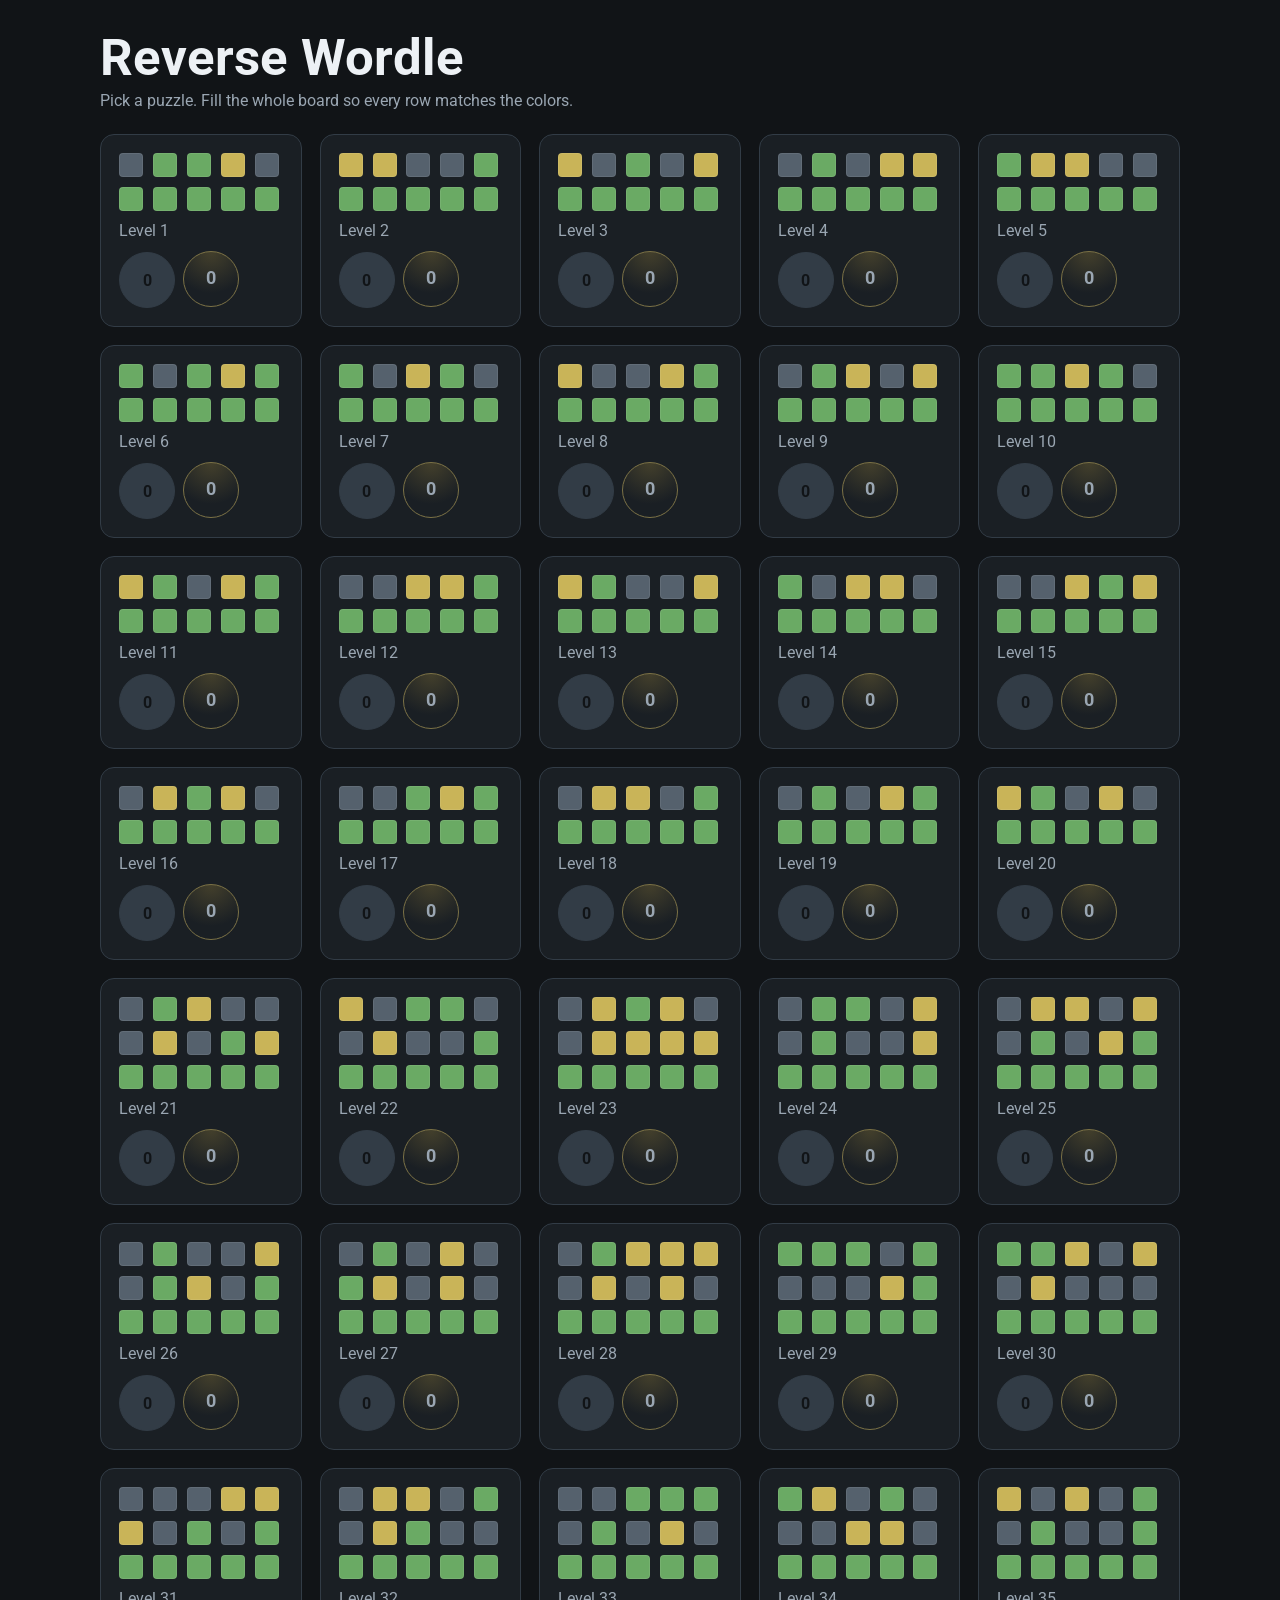
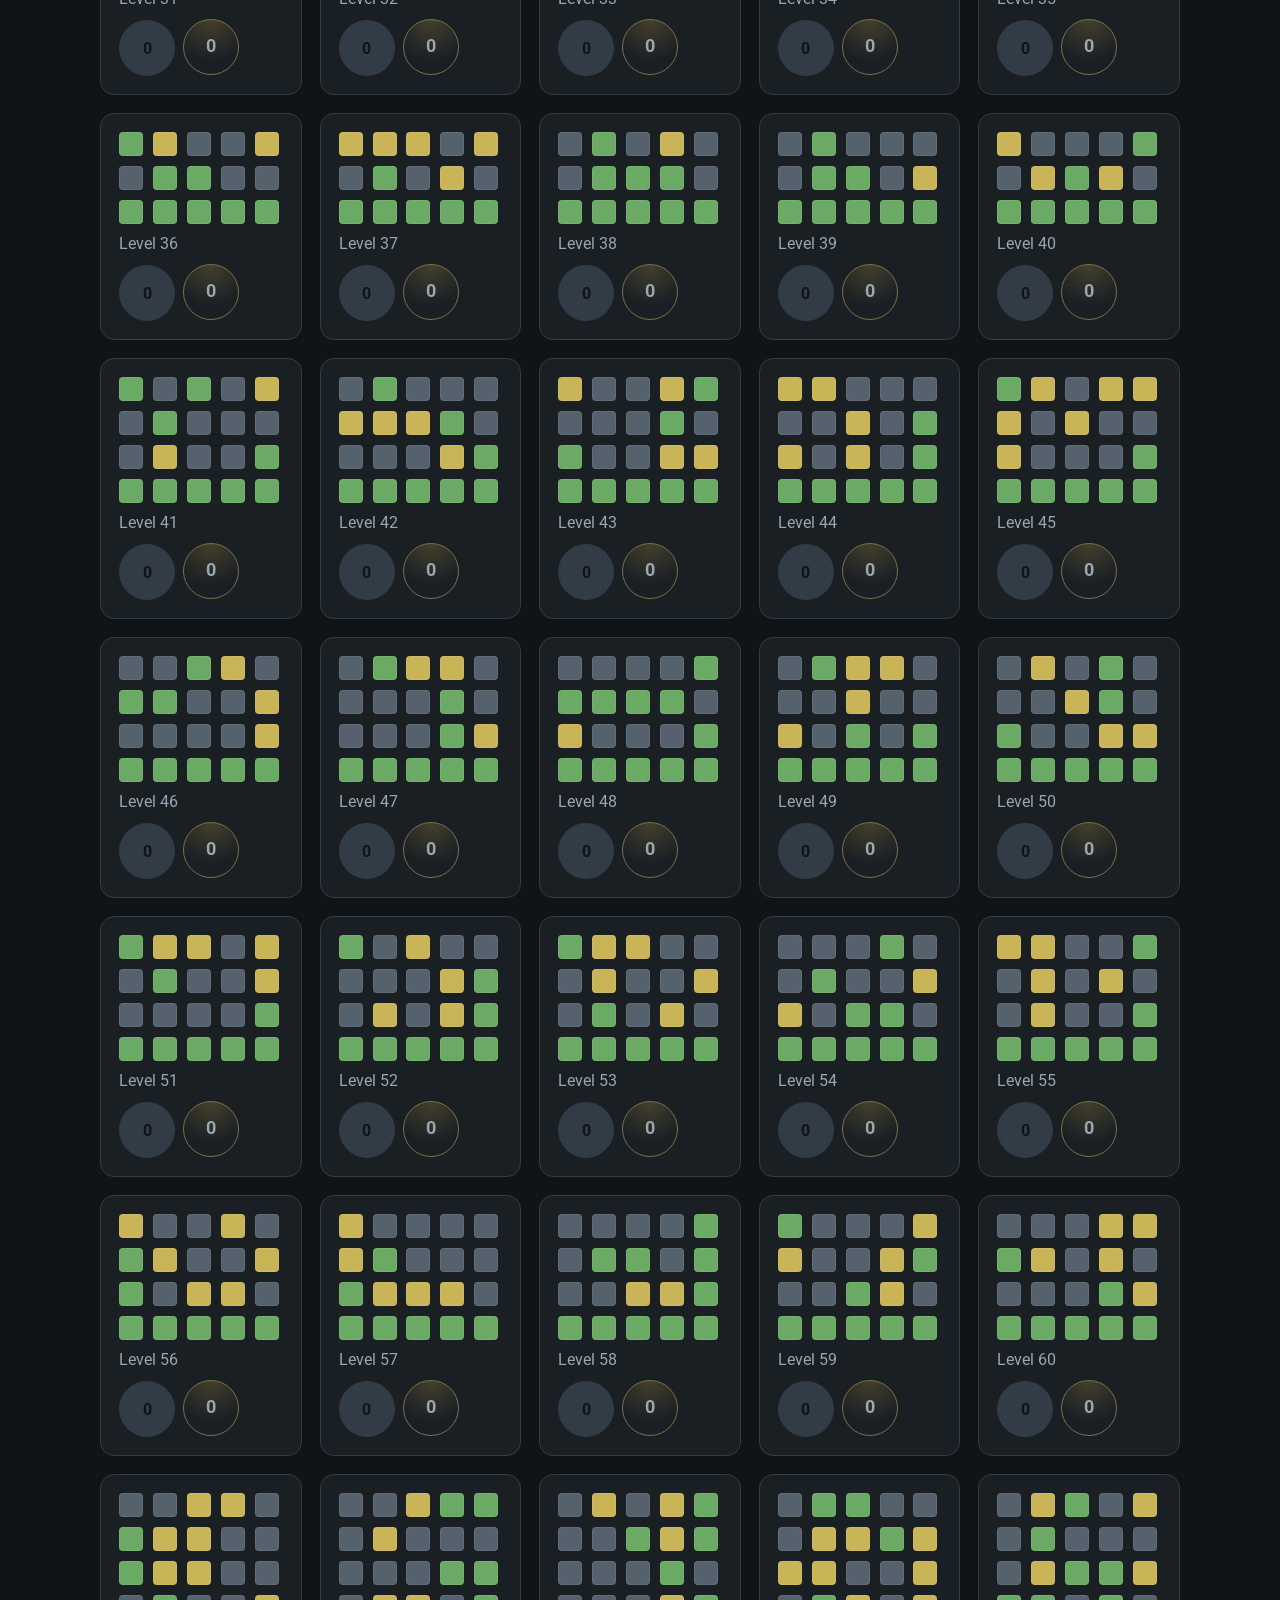
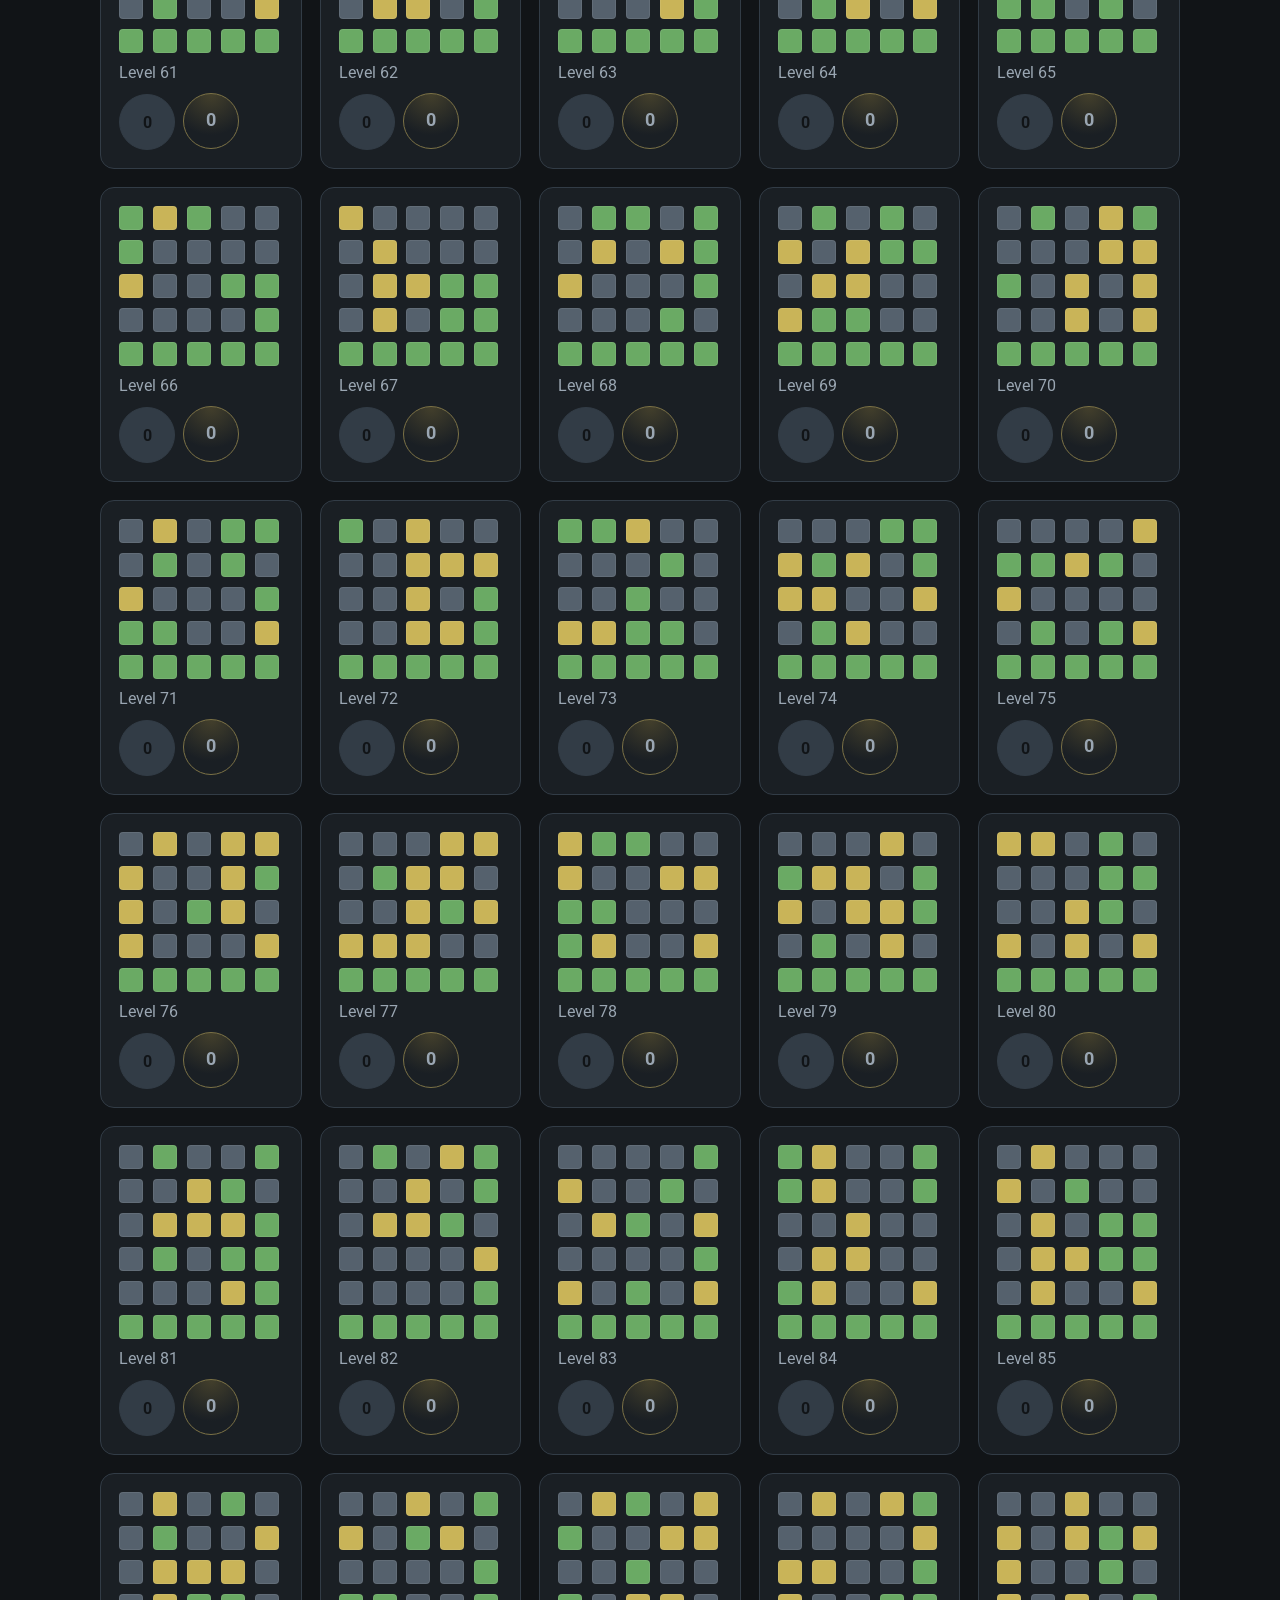
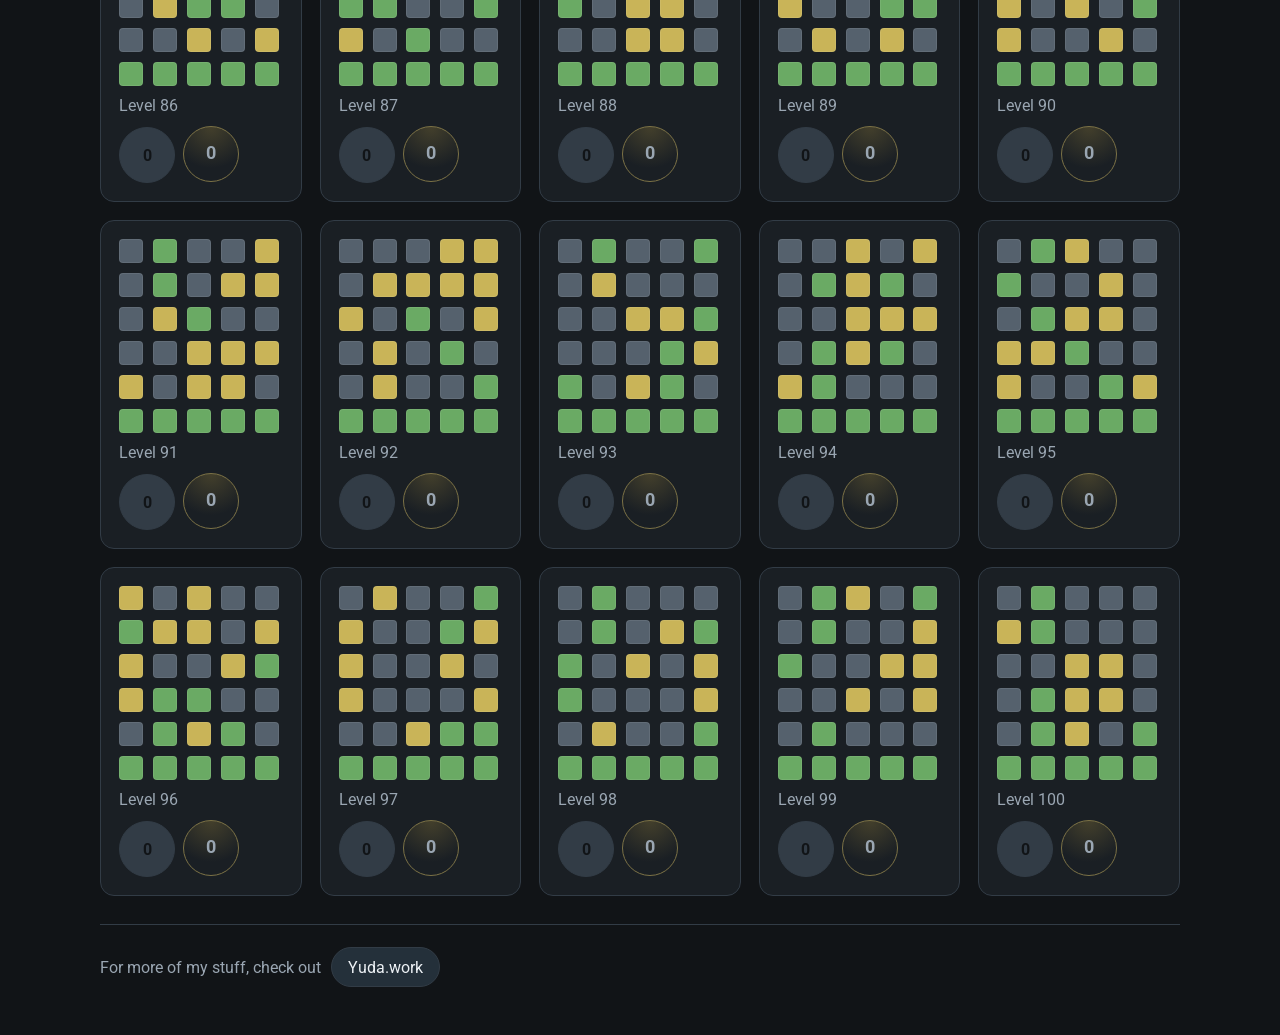
<file: index.html>
<!DOCTYPE html>
<html lang="en">
<head>
  <meta charset="UTF-8">
  <meta name="viewport" content="width=device-width, initial-scale=1.0">
  <title>Reverse Wordle</title>
  <link rel="preconnect" href="https://fonts.googleapis.com">
  <link rel="preconnect" href="https://fonts.gstatic.com" crossorigin>
  <link href="https://fonts.googleapis.com/css2?family=Roboto:wght@400;500;700&display=swap" rel="stylesheet">
  <link rel="stylesheet" href="styles.css">
</head>
<body data-page="selector">
  <main class="shell">
    <header class="hero">
      <h1>Reverse Wordle</h1>
      <p>Pick a puzzle. Fill the whole board so every row matches the colors.</p>
    </header>

    <section class="level-grid" id="levelGrid" aria-label="All levels"></section>

    <footer class="site-footer">
      <p>For more of my stuff, check out <a class="footer-button" href="https://yuda.work" target="_blank" rel="noreferrer">Yuda.work</a></p>
    </footer>
  </main>

  <script src="levels.js"></script>
  <script src="app.js"></script>
</body>
</html>
</file>
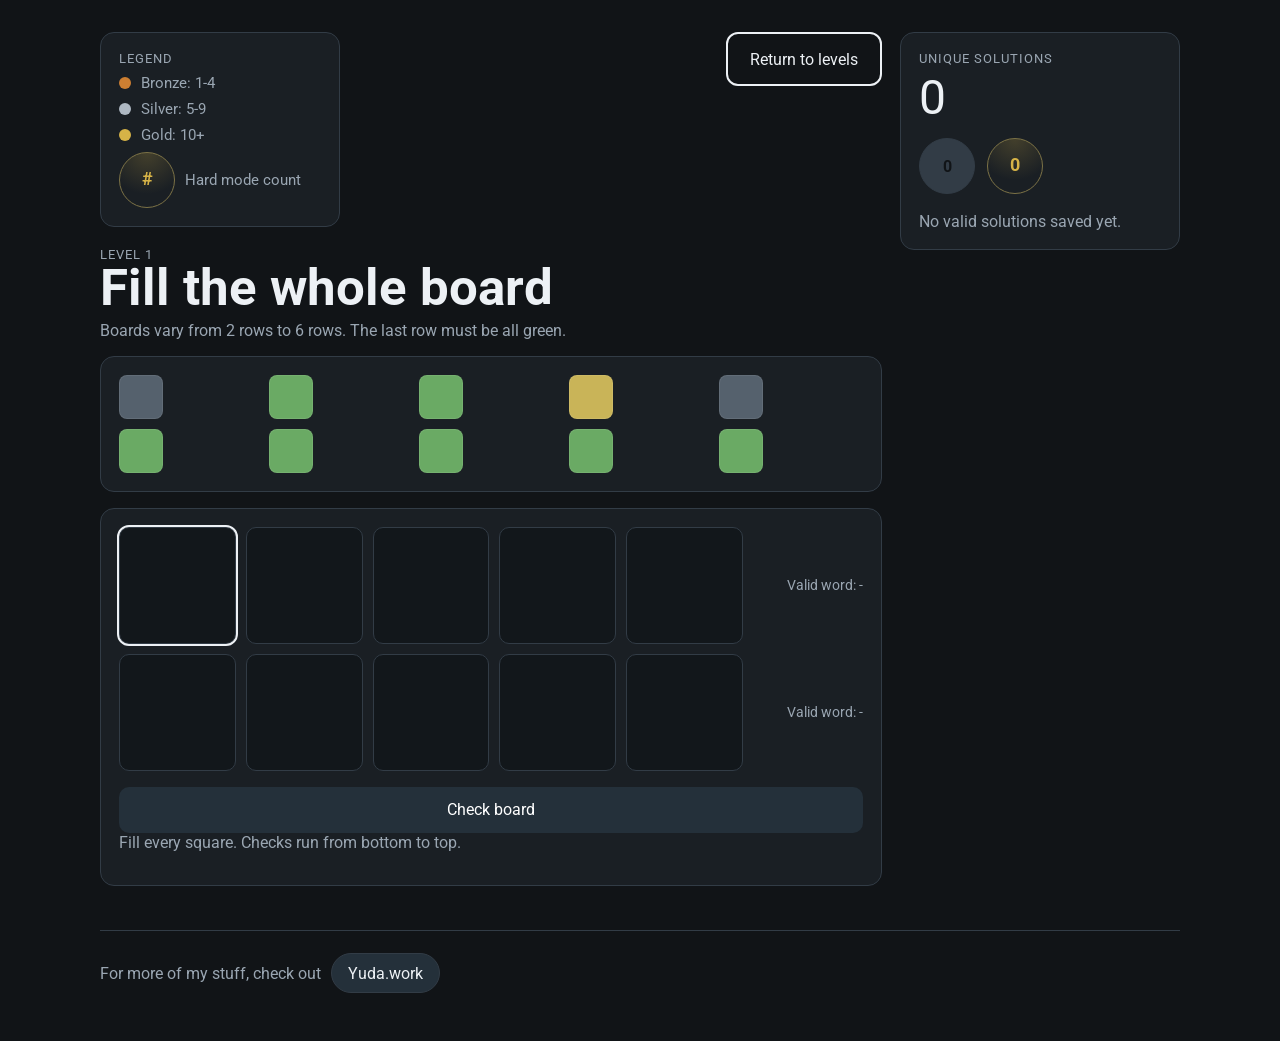
<file: level.html>
<!DOCTYPE html>
<html lang="en">
<head>
  <meta charset="UTF-8">
  <meta name="viewport" content="width=device-width, initial-scale=1.0">
  <title>Reverse Wordle Level</title>
  <link rel="preconnect" href="https://fonts.googleapis.com">
  <link rel="preconnect" href="https://fonts.gstatic.com" crossorigin>
  <link href="https://fonts.googleapis.com/css2?family=Roboto:wght@400;500;700&display=swap" rel="stylesheet">
  <link rel="stylesheet" href="styles.css">
</head>
<body data-page="level">
  <main class="shell">
    <div class="play-layout">
      <aside class="sidebar panel">
        <p class="eyebrow">Unique Solutions</p>
        <p class="solution-count" id="solutionCount">0</p>
        <div class="reward-row">
          <div class="tier-badge tier-circle" id="tierBadge" aria-label="Solution tier"></div>
          <div class="reward-circle" aria-label="Hard mode solutions found">
            <span class="reward-circle-count" id="hardModeCount">0</span>
          </div>
        </div>
        <div class="solution-list" id="solutionList"></div>
      </aside>

      <section class="play-main">
        <div class="top-actions">
          <section class="legend panel">
            <p class="eyebrow">Legend</p>
            <div class="legend-list">
              <div class="legend-item"><span class="tier-dot bronze"></span><span>Bronze: 1-4</span></div>
              <div class="legend-item"><span class="tier-dot silver"></span><span>Silver: 5-9</span></div>
              <div class="legend-item"><span class="tier-dot gold"></span><span>Gold: 10+</span></div>
              <div class="legend-item"><span class="reward-circle legend-reward"><span class="reward-circle-count legend-reward-count">#</span></span><span>Hard mode count</span></div>
            </div>
          </section>
          <a class="outline-button" href="index.html">Return to levels</a>
        </div>

        <header class="hero hero-tight">
          <p class="eyebrow" id="levelNumber">Level</p>
          <h1>Fill the whole board</h1>
          <p>Boards vary from 2 rows to 6 rows. The last row must be all green.</p>
        </header>

        <section class="panel">
          <div id="clueBoard" class="clue-board" aria-label="Clue rows"></div>
        </section>

        <section class="panel">
          <form id="answerForm" class="answer-form" autocomplete="off">
            <div class="input-board" id="inputBoard" aria-label="Answer input"></div>
            <button class="primary-button answer-submit" id="checkBoardButton" type="submit">Check board</button>
          </form>

          <p class="status-text" id="statusText">Fill every square. Checks run from bottom to top.</p>
          <div class="post-submit-actions">
            <button class="primary-button another-solution hidden" id="anotherSolutionButton" type="button">Enter another solution</button>
            <a class="primary-button next-link hidden" id="nextLink" href="index.html">Next level</a>
          </div>
        </section>
      </section>
    </div>

    <footer class="site-footer">
      <p>For more of my stuff, check out <a class="footer-button" href="https://yuda.work" target="_blank" rel="noreferrer">Yuda.work</a></p>
    </footer>
  </main>

  <script src="levels.js"></script>
  <script src="app.js"></script>
</body>
</html>
</file>
<file: styles.css>
:root {
  --bg: #111417;
  --panel: #1a1f24;
  --ink: #edf1f5;
  --muted: #9aa6b2;
  --line: #323c46;
  --empty: #24303a;
  --green: #6aaa64;
  --yellow: #c9b458;
  --gray: #55616d;
  --red: #cc4b37;
  --bronze: #cd7f32;
  --silver: #aeb8c2;
  --gold: #d6b347;
}

* {
  box-sizing: border-box;
}

body {
  margin: 0;
  font-family: "Roboto", sans-serif;
  background: var(--bg);
  color: var(--ink);
  min-height: 100vh;
  display: flex;
  flex-direction: column;
}

a {
  color: inherit;
  text-decoration: none;
}

button,
input {
  font: inherit;
}

.shell {
  width: min(1080px, calc(100% - 32px));
  margin: 0 auto;
  padding: 32px 0 48px;
  flex: 1;
}

.hero {
  margin-bottom: 24px;
}

.hero h1 {
  margin: 0 0 8px;
  font-size: clamp(2rem, 4vw, 3.2rem);
  line-height: 1;
}

.hero p,
.eyebrow,
.status-text,
.guess-word,
.level-card span {
  margin: 0;
  color: var(--muted);
}

.hero-tight {
  margin-bottom: 16px;
}

.eyebrow {
  margin-bottom: 8px;
  text-transform: uppercase;
  letter-spacing: 0.08em;
  font-size: 0.8rem;
}

.back-link {
  display: inline-block;
  margin-bottom: 24px;
  color: var(--muted);
}

.top-actions {
  display: flex;
  justify-content: space-between;
  align-items: flex-start;
  gap: 16px;
  margin-bottom: 20px;
}

.level-grid {
  display: grid;
  grid-template-columns: repeat(5, minmax(0, 1fr));
  gap: 18px;
}

.level-card,
.panel {
  background: var(--panel);
  border: 1px solid var(--line);
  border-radius: 14px;
}

.level-card {
  min-height: 178px;
  padding: 18px;
  display: grid;
  gap: 10px;
}

.level-card:hover {
  border-color: var(--ink);
}

.level-card.is-solved {
  background: #1d2621;
}

.panel {
  padding: 18px;
  margin-bottom: 16px;
}

.site-footer {
  margin-top: 28px;
  padding-top: 22px;
  border-top: 1px solid var(--line);
}

.site-footer p {
  margin: 0;
  display: flex;
  align-items: center;
  gap: 10px;
  flex-wrap: wrap;
  color: var(--muted);
}

.footer-button {
  display: inline-flex;
  align-items: center;
  justify-content: center;
  min-height: 40px;
  padding: 0 16px;
  border: 1px solid var(--line);
  border-radius: 999px;
  background: #24303a;
  color: var(--ink);
  transition: background-color 180ms ease, border-color 180ms ease;
}

.footer-button:hover {
  background: #2b3843;
  border-color: #42515e;
}

.play-layout {
  display: grid;
  grid-template-columns: minmax(0, 1fr) 280px;
  grid-template-areas: "main sidebar";
  gap: 18px;
  align-items: start;
}

.play-main {
  grid-area: main;
  min-width: 0;
}

.sidebar {
  grid-area: sidebar;
  position: sticky;
  top: 18px;
}

.mini-board,
.clue-board {
  display: grid;
  gap: 10px;
}

.clue-board .clue-row,
.clue-board .squares,
.input-board .letter-slots {
  width: 100%;
}

.clue-row {
  display: flex;
  align-items: center;
  justify-content: space-between;
  gap: 12px;
}

.clue-only {
  justify-content: flex-start;
}

.guess-word {
  width: 72px;
  text-transform: uppercase;
  letter-spacing: 0.08em;
  font-size: 0.8rem;
}

.squares {
  display: grid;
  grid-template-columns: repeat(5, 1fr);
  gap: 6px;
}

.square {
  width: 24px;
  aspect-ratio: 1;
  border-radius: 4px;
  background: var(--empty);
  border: 1px solid rgba(255, 255, 255, 0.08);
}

.square.big {
  width: 44px;
  border-radius: 8px;
}

.square.green {
  background: var(--green);
}

.square.yellow {
  background: var(--yellow);
}

.square.gray {
  background: var(--gray);
}

.answer-form {
  display: grid;
  gap: 16px;
}

.input-board {
  display: grid;
  gap: 10px;
}

.input-row {
  display: grid;
  grid-template-columns: minmax(0, 1fr) 108px;
  gap: 12px;
  align-items: center;
}

.letter-slots {
  display: grid;
  grid-template-columns: repeat(5, 1fr);
  gap: 10px;
}

.letter-slot {
  width: 100%;
  aspect-ratio: 1;
  border: 1px solid var(--line);
  border-radius: 10px;
  text-align: center;
  text-transform: uppercase;
  font-size: 1.6rem;
  background: #12171b;
  color: var(--ink);
}

.letter-slot.green {
  background: var(--green);
  color: white;
  border-color: var(--green);
}

.letter-slot.yellow {
  background: var(--yellow);
  color: white;
  border-color: var(--yellow);
}

.letter-slot.gray {
  background: var(--gray);
  color: white;
  border-color: var(--gray);
}

.letter-slot.mismatch {
  background: color-mix(in srgb, var(--red) 88%, white);
  color: white;
  border-color: var(--red);
}

.letter-slot:focus {
  outline: 2px solid var(--ink);
  outline-offset: 0;
}

.row-status {
  min-height: 44px;
  display: grid;
  align-items: center;
  justify-items: end;
  color: var(--muted);
  text-align: right;
  font-size: 0.9rem;
}

.row-status.ok {
  color: var(--green);
}

.row-status.bad {
  color: var(--red);
}

.primary-button {
  display: inline-flex;
  align-items: center;
  justify-content: center;
  min-height: 46px;
  padding: 0 16px;
  border: 0;
  border-radius: 10px;
  background: var(--ink);
  color: white;
  cursor: pointer;
}

.answer-submit {
  background: #24303a;
  transition: background-color 180ms ease, transform 180ms ease, box-shadow 180ms ease;
}

.answer-submit.is-success {
  background: var(--green);
  box-shadow: 0 12px 26px rgba(106, 170, 100, 0.28);
}

.answer-submit.is-failure {
  animation: button-wobble 460ms cubic-bezier(0.36, 0.07, 0.19, 0.97);
}

@keyframes button-wobble {
  0% {
    transform: translateX(0) rotate(0deg);
  }

  15% {
    transform: translateX(-5px) rotate(-2deg);
  }

  30% {
    transform: translateX(4px) rotate(2deg);
  }

  45% {
    transform: translateX(-4px) rotate(-1.6deg);
  }

  60% {
    transform: translateX(3px) rotate(1.2deg);
  }

  75% {
    transform: translateX(-2px) rotate(-0.8deg);
  }

  100% {
    transform: translateX(0) rotate(0deg);
  }
}

.outline-button {
  display: inline-flex;
  align-items: center;
  justify-content: center;
  min-height: 54px;
  padding: 0 22px;
  border: 2px solid var(--ink);
  border-radius: 12px;
  background: transparent;
  color: var(--ink);
  font-size: 1rem;
}

.legend {
  margin-bottom: 0;
  min-width: 240px;
}

.legend-list {
  display: grid;
  gap: 8px;
}

.legend-item {
  display: flex;
  align-items: center;
  gap: 10px;
  color: var(--muted);
  font-size: 0.95rem;
}

.legend-reward {
  width: 20px;
  height: 20px;
  min-height: 20px;
  flex: 0 0 auto;
}

.legend-reward-count {
  font-size: 0.55rem;
}

.tier-dot,
.tier-badge {
  display: inline-flex;
  align-items: center;
  justify-content: center;
  border-radius: 999px;
  font-weight: 700;
}

.tier-dot {
  width: 12px;
  height: 12px;
}

.tier-badge {
  min-height: 38px;
  padding: 0 14px;
  margin: 0 0 16px;
  width: fit-content;
  color: #111417;
  background: var(--line);
}

.reward-row {
  display: flex;
  align-items: center;
  gap: 12px;
  margin: 0 0 18px;
}

.tier-circle {
  width: 56px;
  height: 56px;
  min-height: 56px;
  margin: 0;
  padding: 0;
  flex: 0 0 auto;
  border: 1px solid var(--line);
}

.selector-tier {
  margin: 2px 0 0;
}

.selector-rewards {
  display: flex;
  align-items: center;
  gap: 8px;
}

.selector-hardmode {
  flex: 0 0 auto;
}

.selector-hardmode-count {
  font-size: 1.1rem;
}

.bronze {
  background: var(--bronze);
}

.silver {
  background: var(--silver);
}

.gold {
  background: var(--gold);
}

.post-submit-actions {
  display: flex;
  flex-wrap: wrap;
  gap: 12px;
  margin-top: 12px;
}

.next-link {
  background: #24303a;
  color: var(--ink);
  border: 1px solid var(--line);
  transition: background-color 180ms ease, border-color 180ms ease;
}

.next-link:hover {
  background: #2b3843;
  border-color: #42515e;
}

.another-solution {
  background: transparent;
  color: var(--ink);
  border: 1px solid var(--line);
  transition: background-color 180ms ease, border-color 180ms ease;
}

.another-solution:hover {
  background: #1f262d;
  border-color: #42515e;
}

.status-text {
  min-height: 1.4em;
}

.solution-count {
  margin: 0 0 16px;
  font-size: 3rem;
  line-height: 1;
}

.reward-circle {
  width: 56px;
  height: 56px;
  min-height: 56px;
  margin: 0;
  padding: 0;
  display: grid;
  place-items: center;
  text-align: center;
  border-radius: 999px;
  border: 1px solid color-mix(in srgb, var(--gold) 45%, var(--line));
  background: radial-gradient(circle at top, rgba(214, 179, 71, 0.22), rgba(26, 31, 36, 0.98) 68%);
}

.reward-circle-count {
  font-size: 1.1rem;
  font-weight: 700;
  line-height: 1;
  color: var(--gold);
}

.solution-list {
  display: grid;
  gap: 12px;
}

.solution-card {
  padding: 12px;
  border: 1px solid var(--line);
  border-radius: 10px;
  background: #12171b;
}

.solution-mark {
  margin-bottom: 6px;
  color: var(--gold);
  font-size: 1rem;
  font-weight: 700;
  line-height: 1;
}

.solution-row {
  font-family: "Courier New", Courier, monospace;
  font-size: 0.9rem;
  letter-spacing: 0.16em;
  text-transform: uppercase;
}

.solution-row + .solution-row {
  margin-top: 6px;
}

.solution-empty {
  margin: 0;
  color: var(--muted);
}

.hidden {
  display: none;
}

.confetti-layer {
  position: fixed;
  inset: 0;
  pointer-events: none;
  overflow: hidden;
  z-index: 50;
}

.confetti-piece {
  position: absolute;
  top: -10vh;
  width: 10px;
  height: 18px;
  border-radius: 3px;
  opacity: 0.95;
  animation: confetti-fall linear forwards;
}

@keyframes confetti-fall {
  0% {
    transform: translate3d(0, 0, 0) rotate(0deg);
  }

  100% {
    transform: translate3d(var(--drift, 0px), 110vh, 0) rotate(720deg);
  }
}

@media (max-width: 860px) {
  .level-grid {
    grid-template-columns: repeat(3, minmax(0, 1fr));
  }

  .play-layout {
    grid-template-columns: 1fr;
    grid-template-areas:
      "main"
      "sidebar";
  }

  .sidebar {
    position: static;
  }

  .top-actions {
    flex-direction: column;
    align-items: stretch;
  }
}

@media (max-width: 560px) {
  .shell {
    width: min(100%, calc(100% - 20px));
    padding: 20px 0 32px;
  }

  .panel {
    padding: 14px;
  }

  .level-grid {
    grid-template-columns: repeat(2, minmax(0, 1fr));
    gap: 14px;
  }

  .clue-row {
    align-items: flex-start;
    flex-direction: column;
  }

  .input-row {
    grid-template-columns: 1fr;
  }

  .row-status {
    justify-items: start;
    text-align: left;
  }

  .guess-word {
    width: auto;
  }

  .post-submit-actions {
    flex-direction: column;
  }

  .square.big {
    width: 100%;
  }
}
</file>
